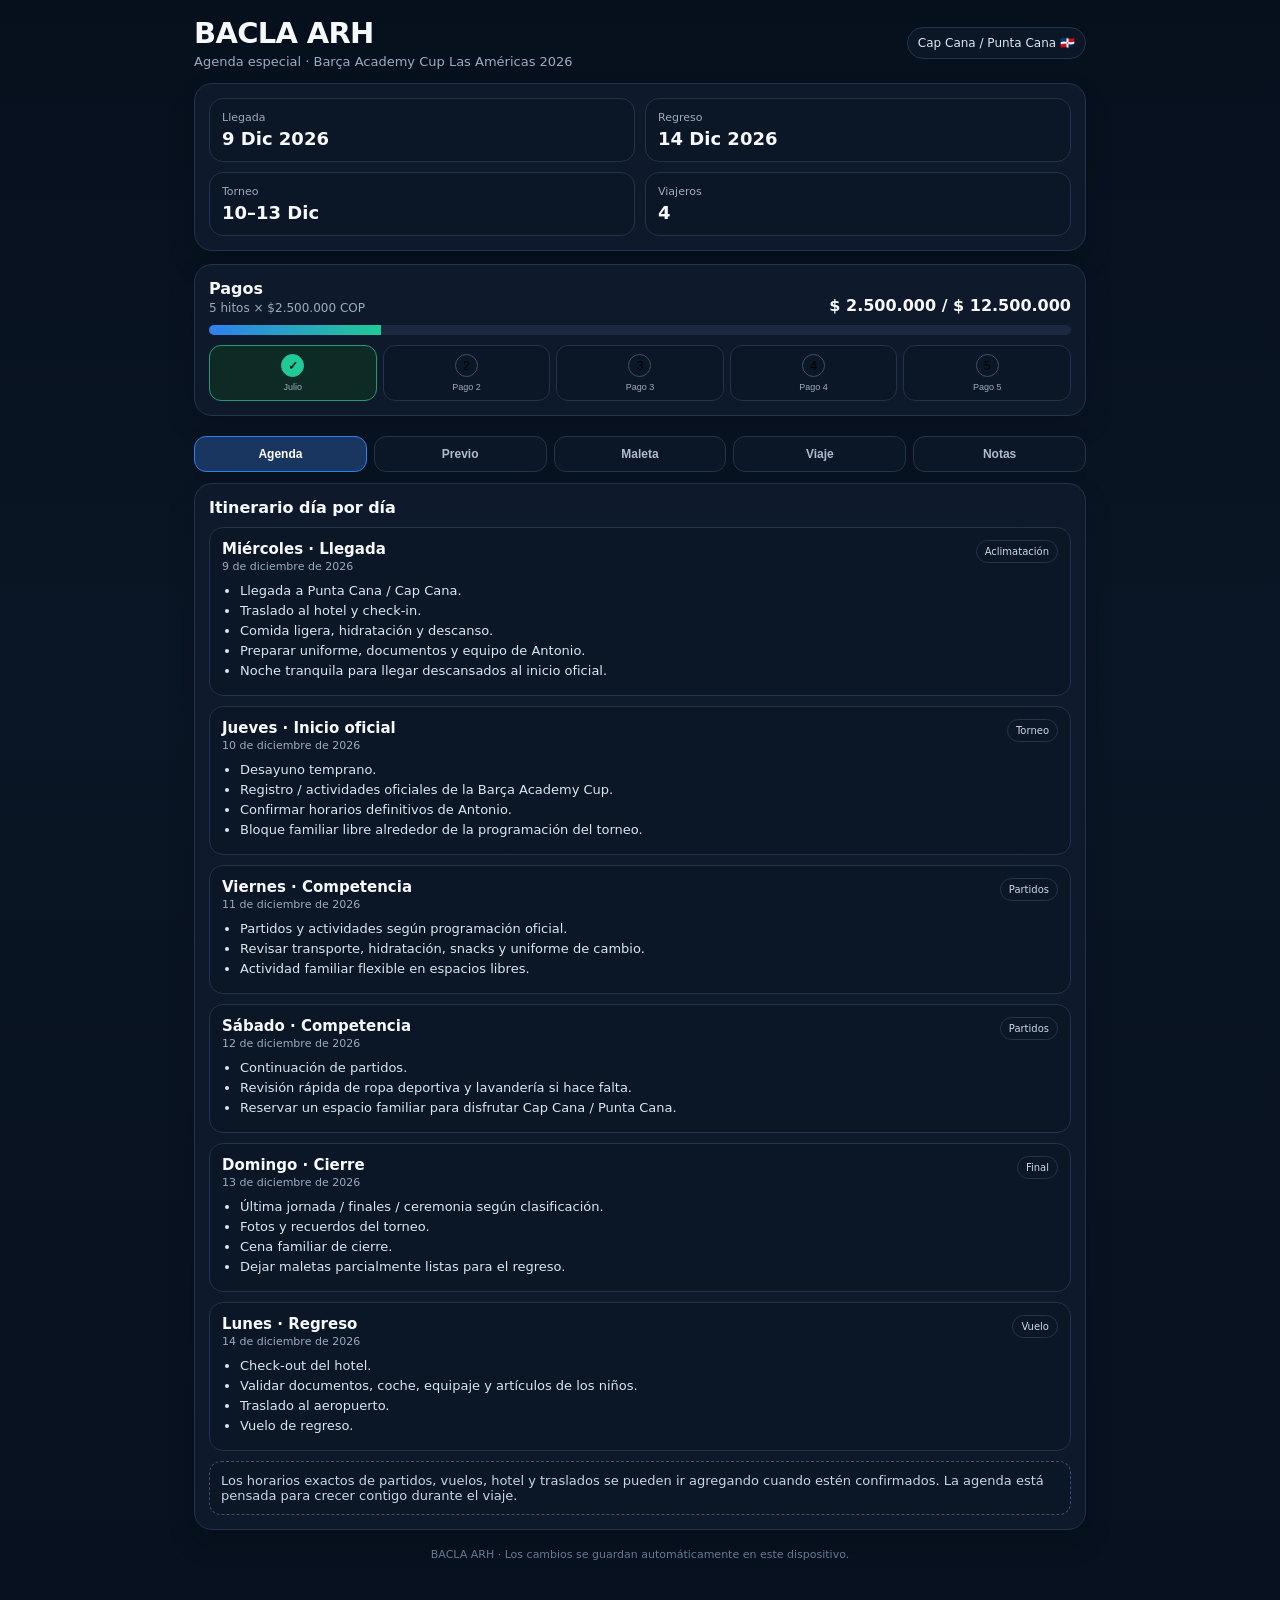
<file: index-1.html>
<!doctype html>
<html lang="es">
<head>
<meta charset="utf-8">
<meta name="viewport" content="width=device-width,initial-scale=1,viewport-fit=cover">
<meta name="theme-color" content="#0b1220">
<title>BACLA ARH</title>
<style>
:root{
  --bg:#07111f; --card:#0f1b2d; --card2:#0b1626; --text:#f7f9fc; --muted:#9aabc1;
  --line:#23334c; --accent:#2f80ed; --ok:#20c997; --warn:#f3c969; --danger:#ff6b76;
}
*{box-sizing:border-box}
body{margin:0;background:linear-gradient(180deg,#06101d,#0a1525 40%,#07111f);color:var(--text);font-family:Inter,system-ui,-apple-system,Segoe UI,Roboto,Arial,sans-serif;min-height:100vh}
.app{max-width:920px;margin:auto;padding:16px 14px 42px}
.hero{display:flex;justify-content:space-between;gap:12px;align-items:center;margin-bottom:14px}
.title{font-size:29px;font-weight:900;letter-spacing:-.7px}
.subtitle{font-size:13px;color:var(--muted);margin-top:4px}
.badge{padding:8px 10px;border:1px solid var(--line);border-radius:999px;background:#0b1626;font-size:12px;color:#dce6f4}
.card{background:rgba(15,27,45,.95);border:1px solid var(--line);border-radius:18px;padding:14px;margin-bottom:13px;box-shadow:0 14px 28px rgba(0,0,0,.15)}
.card h2{font-size:16px;margin:0 0 10px}
.grid2{display:grid;grid-template-columns:1fr 1fr;gap:10px}
.kpi{background:#0b1626;border:1px solid var(--line);border-radius:14px;padding:12px}
.kpi .l{font-size:11px;color:var(--muted)}
.kpi .v{font-size:18px;font-weight:800;margin-top:4px}
.tabs{display:flex;gap:7px;position:sticky;top:0;z-index:8;padding:7px 0 11px;background:linear-gradient(180deg,#07111f 75%,rgba(7,17,31,0))}
.tab{flex:1;border:1px solid var(--line);background:#0b1626;color:#aebbd0;padding:10px 7px;border-radius:12px;font-weight:800;font-size:12px;cursor:pointer}
.tab.active{background:#18365f;color:#fff;border-color:#2f80ed}
.pane{display:none}.pane.active{display:block}
.progress{height:10px;border-radius:999px;background:#1a2940;overflow:hidden;margin:10px 0}
.progress>div{height:100%;background:linear-gradient(90deg,#2f80ed,#20c997);width:20%}
.milestones{display:grid;grid-template-columns:repeat(5,1fr);gap:6px}
.milestone{border:1px solid var(--line);background:#0b1626;border-radius:12px;padding:8px 4px;text-align:center;cursor:pointer}
.milestone.done{border-color:#239b71;background:#0d2a25}
.circle{width:23px;height:23px;border-radius:50%;display:grid;place-items:center;border:1px solid #415069;margin:auto;font-size:12px}
.milestone.done .circle{background:var(--ok);border-color:var(--ok);color:#062217;font-weight:900}
.milestone small{display:block;font-size:9px;color:var(--muted);margin-top:5px}
.timeline{display:flex;flex-direction:column;gap:10px}
.day{border:1px solid var(--line);background:#0b1626;border-radius:14px;padding:12px}
.dayhead{display:flex;justify-content:space-between;gap:10px;align-items:start}
.daytitle{font-weight:900;font-size:15px}
.daydate{font-size:11px;color:var(--muted);margin-top:2px}
.tag{font-size:10px;padding:5px 8px;border-radius:999px;border:1px solid var(--line);color:#cbd8e8}
.day ul{margin:10px 0 0 18px;padding:0}
.day li{margin:5px 0;color:#dce5f0;font-size:13px}
.subtabs{display:flex;gap:7px;overflow:auto;margin-bottom:10px}
.subtab,.person-btn{white-space:nowrap;border:1px solid var(--line);background:#0b1626;color:#aebbd0;border-radius:999px;padding:8px 12px;cursor:pointer}
.subtab.active,.person-btn.active{background:#213958;color:#fff;border-color:#456b94}
.section{display:none}.section.active{display:block}
.list{display:flex;flex-direction:column;gap:8px}
.item{display:flex;align-items:center;gap:8px;background:#0b1626;border:1px solid var(--line);border-radius:12px;padding:9px 10px}
.item.done .txt{text-decoration:line-through;color:#718099}
.item input[type=checkbox]{width:20px;height:20px;accent-color:var(--ok)}
.item .txt{flex:1;border:none;outline:none;background:transparent;color:#fff;font-size:14px;min-width:0}
.delete{border:none;background:transparent;color:#8292a9;font-size:18px;padding:2px 5px}
.addrow{display:flex;gap:8px;margin-top:9px}
.addrow input{flex:1;background:#091423;border:1px solid var(--line);color:#fff;padding:11px;border-radius:11px;outline:none}
.addrow button,.primary{border:none;background:var(--accent);color:white;border-radius:11px;padding:10px 13px;font-weight:800}
.small{font-size:12px;color:var(--muted)}
.person-grid{display:grid;grid-template-columns:repeat(2,1fr);gap:8px}
.note{background:#0b1626;border:1px dashed #3d526f;border-radius:12px;padding:11px;color:#c7d4e6;font-size:13px}
textarea{width:100%;min-height:120px;background:#091423;border:1px solid var(--line);border-radius:12px;color:#fff;padding:11px;outline:none;resize:vertical}
.info-row{display:flex;justify-content:space-between;gap:12px;padding:9px 0;border-bottom:1px solid rgba(35,51,76,.6);font-size:13px}
.info-row:last-child{border-bottom:none}
.info-row span:first-child{color:var(--muted)}
.footer{text-align:center;color:#667892;font-size:11px;margin-top:18px}
@media(max-width:560px){.title{font-size:24px}.grid2{grid-template-columns:1fr 1fr}.tab{font-size:11px;padding:10px 4px}}
</style>
</head>
<body>
<div class="app">
  <div class="hero">
    <div>
      <div class="title">BACLA ARH</div>
      <div class="subtitle">Agenda especial · Barça Academy Cup Las Américas 2026</div>
    </div>
    <div class="badge">Cap Cana / Punta Cana 🇩🇴</div>
  </div>

  <div class="card">
    <div class="grid2">
      <div class="kpi"><div class="l">Llegada</div><div class="v">9 Dic 2026</div></div>
      <div class="kpi"><div class="l">Regreso</div><div class="v">14 Dic 2026</div></div>
      <div class="kpi"><div class="l">Torneo</div><div class="v">10–13 Dic</div></div>
      <div class="kpi"><div class="l">Viajeros</div><div class="v">4</div></div>
    </div>
  </div>

  <div class="card">
    <div style="display:flex;justify-content:space-between;align-items:end;gap:10px">
      <div><h2 style="margin-bottom:3px">Pagos</h2><div class="small">5 hitos × $2.500.000 COP</div></div>
      <strong id="paySummary">$2.500.000 / $12.500.000</strong>
    </div>
    <div class="progress"><div id="progressBar"></div></div>
    <div class="milestones" id="milestones"></div>
  </div>

  <div class="tabs">
    <button class="tab active" data-pane="agenda">Agenda</button>
    <button class="tab" data-pane="previo">Previo</button>
    <button class="tab" data-pane="maleta">Maleta</button>
    <button class="tab" data-pane="viaje">Viaje</button>
    <button class="tab" data-pane="notas">Notas</button>
  </div>

  <div id="agenda" class="pane active">
    <div class="card">
      <h2>Itinerario día por día</h2>
      <div class="timeline">
        <div class="day">
          <div class="dayhead"><div><div class="daytitle">Miércoles · Llegada</div><div class="daydate">9 de diciembre de 2026</div></div><span class="tag">Aclimatación</span></div>
          <ul>
            <li>Llegada a Punta Cana / Cap Cana.</li>
            <li>Traslado al hotel y check-in.</li>
            <li>Comida ligera, hidratación y descanso.</li>
            <li>Preparar uniforme, documentos y equipo de Antonio.</li>
            <li>Noche tranquila para llegar descansados al inicio oficial.</li>
          </ul>
        </div>
        <div class="day">
          <div class="dayhead"><div><div class="daytitle">Jueves · Inicio oficial</div><div class="daydate">10 de diciembre de 2026</div></div><span class="tag">Torneo</span></div>
          <ul>
            <li>Desayuno temprano.</li>
            <li>Registro / actividades oficiales de la Barça Academy Cup.</li>
            <li>Confirmar horarios definitivos de Antonio.</li>
            <li>Bloque familiar libre alrededor de la programación del torneo.</li>
          </ul>
        </div>
        <div class="day">
          <div class="dayhead"><div><div class="daytitle">Viernes · Competencia</div><div class="daydate">11 de diciembre de 2026</div></div><span class="tag">Partidos</span></div>
          <ul>
            <li>Partidos y actividades según programación oficial.</li>
            <li>Revisar transporte, hidratación, snacks y uniforme de cambio.</li>
            <li>Actividad familiar flexible en espacios libres.</li>
          </ul>
        </div>
        <div class="day">
          <div class="dayhead"><div><div class="daytitle">Sábado · Competencia</div><div class="daydate">12 de diciembre de 2026</div></div><span class="tag">Partidos</span></div>
          <ul>
            <li>Continuación de partidos.</li>
            <li>Revisión rápida de ropa deportiva y lavandería si hace falta.</li>
            <li>Reservar un espacio familiar para disfrutar Cap Cana / Punta Cana.</li>
          </ul>
        </div>
        <div class="day">
          <div class="dayhead"><div><div class="daytitle">Domingo · Cierre</div><div class="daydate">13 de diciembre de 2026</div></div><span class="tag">Final</span></div>
          <ul>
            <li>Última jornada / finales / ceremonia según clasificación.</li>
            <li>Fotos y recuerdos del torneo.</li>
            <li>Cena familiar de cierre.</li>
            <li>Dejar maletas parcialmente listas para el regreso.</li>
          </ul>
        </div>
        <div class="day">
          <div class="dayhead"><div><div class="daytitle">Lunes · Regreso</div><div class="daydate">14 de diciembre de 2026</div></div><span class="tag">Vuelo</span></div>
          <ul>
            <li>Check-out del hotel.</li>
            <li>Validar documentos, coche, equipaje y artículos de los niños.</li>
            <li>Traslado al aeropuerto.</li>
            <li>Vuelo de regreso.</li>
          </ul>
        </div>
      </div>
      <div class="note" style="margin-top:10px">Los horarios exactos de partidos, vuelos, hotel y traslados se pueden ir agregando cuando estén confirmados. La agenda está pensada para crecer contigo durante el viaje.</div>
    </div>
  </div>

  <div id="previo" class="pane">
    <div class="card">
      <div class="subtabs">
        <button class="subtab active" data-section="familia">Familia</button>
        <button class="subtab" data-section="salomon">Salomón</button>
        <button class="subtab" data-section="antonio">Antonio</button>
      </div>
      <div id="familia" class="section active">
        <h2>Previo · Familia</h2><div class="list" data-list="previo_familia"></div>
        <div class="addrow"><input placeholder="Agregar pendiente..." data-input="previo_familia"><button data-add="previo_familia">+</button></div>
      </div>
      <div id="salomon" class="section">
        <h2>Previo · Salomón</h2><div class="list" data-list="previo_salomon"></div>
        <div class="addrow"><input placeholder="Agregar pendiente..." data-input="previo_salomon"><button data-add="previo_salomon">+</button></div>
      </div>
      <div id="antonio" class="section">
        <h2>Previo · Antonio</h2><div class="list" data-list="previo_antonio"></div>
        <div class="addrow"><input placeholder="Agregar pendiente..." data-input="previo_antonio"><button data-add="previo_antonio">+</button></div>
      </div>
    </div>
  </div>

  <div id="maleta" class="pane">
    <div class="card">
      <h2>Maleta por integrante</h2>
      <div class="person-grid">
        <button class="person-btn active" data-person="john">John</button>
        <button class="person-btn" data-person="ani">Ani</button>
        <button class="person-btn" data-person="salomon">Salomón</button>
        <button class="person-btn" data-person="antonio">Antonio</button>
      </div>
    </div>
    <div class="card" id="packingCard">
      <h2 id="packingTitle">Maleta · John</h2>
      <div class="list" data-list="maleta_john"></div>
      <div class="addrow"><input placeholder="Agregar artículo..." data-input="maleta_john"><button data-add="maleta_john">+</button></div>
    </div>
  </div>

  <div id="viaje" class="pane">
    <div class="card">
      <h2>Ficha rápida del viaje</h2>
      <div class="info-row"><span>Destino</span><strong>Cap Cana / Punta Cana</strong></div>
      <div class="info-row"><span>País</span><strong>República Dominicana</strong></div>
      <div class="info-row"><span>Llegada</span><strong>9 Dic 2026</strong></div>
      <div class="info-row"><span>Torneo</span><strong>10–13 Dic 2026</strong></div>
      <div class="info-row"><span>Regreso</span><strong>14 Dic 2026</strong></div>
      <div class="info-row"><span>Viajeros</span><strong>John · Ani · Salomón · Antonio</strong></div>
    </div>
    <div class="card">
      <h2>Reservas y datos por completar</h2>
      <div class="list" data-list="reservas"></div>
      <div class="addrow"><input placeholder="Agregar reserva / dato..." data-input="reservas"><button data-add="reservas">+</button></div>
    </div>
    <div class="card">
      <h2>Gastos del viaje</h2>
      <div class="list" data-list="gastos"></div>
      <div class="addrow"><input placeholder="Ej. Taxi aeropuerto - $..." data-input="gastos"><button data-add="gastos">+</button></div>
      <div class="small" style="margin-top:8px">Puedes usar esta sección como registro rápido de gastos; el texto queda guardado en el dispositivo.</div>
    </div>
  </div>

  <div id="notas" class="pane">
    <div class="card">
      <h2>Notas del viaje</h2>
      <textarea id="notes" placeholder="Horarios, restaurantes, cambios de última hora, recomendaciones, contactos, etc."></textarea>
      <div class="small" style="margin-top:8px">Se guarda automáticamente.</div>
    </div>
    <div class="card">
      <h2>Ideas útiles para esta agenda</h2>
      <div class="note">Usa esta pestaña para guardar números de reserva, dirección del hotel, contacto de la academia, recomendaciones de restaurantes, cambios de horario y cualquier dato que quieras tener a mano sin buscar en WhatsApp o correo.</div>
    </div>
  </div>

  <div class="footer">BACLA ARH · Los cambios se guardan automáticamente en este dispositivo.</div>
</div>

<script>
const defaults={
payments:[true,false,false,false,false],
previo_familia:[
 {t:"Verificar pasaportes y vigencia",d:false},
 {t:"Confirmar vuelos de ida y regreso",d:false},
 {t:"Confirmar hotel / alojamiento",d:false},
 {t:"Seguro de viaje",d:false},
 {t:"Traslados aeropuerto ↔ hotel",d:false},
 {t:"Guardar reservas y documentos offline",d:false},
 {t:"Revisar requisitos de entrada a República Dominicana",d:false},
 {t:"Tarjetas / efectivo / método de pago",d:false}
],
previo_salomon:[
 {t:"Verificar documentos de Salomón",d:false},
 {t:"Confirmar coche YOYO",d:false},
 {t:"Confirmar silla de auto",d:false},
 {t:"Medicamentos y artículos de cuidado",d:false},
 {t:"Snacks y entretenimiento para el vuelo",d:false},
 {t:"Ropa extra para traslados",d:false}
],
previo_antonio:[
 {t:"Documentación de participación en la Barça Academy Cup",d:false},
 {t:"Confirmar cronograma oficial del torneo",d:false},
 {t:"Uniformes completos",d:false},
 {t:"Guayos y tenis",d:false},
 {t:"Canilleras y botella de agua",d:false},
 {t:"Llegar un día antes para aclimatación",d:false},
 {t:"Revisar alimentación e hidratación para días de partido",d:false}
],
maleta_john:[
 {t:"Pasaporte / documentos",d:false},{t:"Ropa casual",d:false},{t:"Ropa interior",d:false},
 {t:"Zapatos / tenis",d:false},{t:"Cargadores",d:false},{t:"Power bank",d:false},
 {t:"Artículos de aseo",d:false},{t:"Protector solar",d:false}
],
maleta_ani:[
 {t:"Pasaporte / documentos",d:false},{t:"Ropa casual",d:false},{t:"Ropa interior",d:false},
 {t:"Zapatos / sandalias",d:false},{t:"Cargadores",d:false},{t:"Artículos de aseo",d:false},
 {t:"Protector solar",d:false}
],
maleta_salomon:[
 {t:"Documentos",d:false},{t:"Ropa por día + cambios extra",d:false},{t:"Pijama",d:false},
 {t:"Pañales / higiene",d:false},{t:"Coche YOYO",d:false},{t:"Silla de auto",d:false},
 {t:"Snacks / vaso / botella",d:false},{t:"Juguetes",d:false},{t:"Protector solar",d:false}
],
maleta_antonio:[
 {t:"Pasaporte / documentos",d:false},{t:"Uniforme oficial",d:false},{t:"Uniforme de entrenamiento",d:false},
 {t:"Guayos",d:false},{t:"Tenis",d:false},{t:"Medias deportivas",d:false},
 {t:"Canilleras",d:false},{t:"Botella de agua",d:false},{t:"Ropa casual",d:false},
 {t:"Protector solar",d:false}
],
reservas:[
 {t:"Número de reserva de vuelos",d:false},
 {t:"Nombre y dirección del hotel",d:false},
 {t:"Reserva de traslados",d:false},
 {t:"Contacto Barça Academy / equipo",d:false}
],
gastos:[]
};
let state=JSON.parse(localStorage.getItem("bacla_arh_state_v2")||"null")||structuredClone(defaults);
for(const k in defaults)if(!(k in state))state[k]=structuredClone(defaults[k]);
function save(){localStorage.setItem("bacla_arh_state_v2",JSON.stringify(state))}
function money(n){return new Intl.NumberFormat("es-CO",{style:"currency",currency:"COP",maximumFractionDigits:0}).format(n)}
function renderPayments(){
 const box=document.getElementById("milestones");box.innerHTML="";
 state.payments.forEach((done,i)=>{
  const b=document.createElement("button");b.className="milestone"+(done?" done":"");
  b.innerHTML=`<div class="circle">${done?"✓":i+1}</div><small>${i===0?"Julio":"Pago "+(i+1)}</small>`;
  b.onclick=()=>{state.payments[i]=!state.payments[i];save();renderPayments()};box.appendChild(b)
 });
 const n=state.payments.filter(Boolean).length;
 document.getElementById("progressBar").style.width=(n/5*100)+"%";
 document.getElementById("paySummary").textContent=`${money(n*2500000)} / ${money(12500000)}`
}
function renderList(key){
 const el=document.querySelector(`[data-list="${key}"]`);if(!el)return;el.innerHTML="";
 (state[key]||[]).forEach((it,i)=>{
  const row=document.createElement("div");row.className="item"+(it.d?" done":"");
  const c=document.createElement("input");c.type="checkbox";c.checked=it.d;c.onchange=()=>{it.d=c.checked;save();renderList(key)};
  const t=document.createElement("input");t.className="txt";t.value=it.t;t.oninput=()=>{it.t=t.value;save()};
  const d=document.createElement("button");d.className="delete";d.textContent="×";d.onclick=()=>{state[key].splice(i,1);save();renderList(key)};
  row.append(c,t,d);el.appendChild(row)
 })
}
function renderAll(){renderPayments();Object.keys(state).filter(k=>k!=="payments").forEach(renderList)}
renderAll();
document.querySelectorAll("[data-add]").forEach(btn=>{
 btn.onclick=()=>{const k=btn.dataset.add,inp=document.querySelector(`[data-input="${k}"]`),t=inp.value.trim();if(!t)return;state[k].push({t,d:false});inp.value="";save();renderList(k)}
});
document.querySelectorAll("[data-input]").forEach(inp=>inp.addEventListener("keydown",e=>{if(e.key==="Enter")document.querySelector(`[data-add="${inp.dataset.input}"]`).click()}));
document.querySelectorAll(".tab").forEach(btn=>btn.onclick=()=>{
 document.querySelectorAll(".tab").forEach(x=>x.classList.remove("active"));document.querySelectorAll(".pane").forEach(x=>x.classList.remove("active"));
 btn.classList.add("active");document.getElementById(btn.dataset.pane).classList.add("active")
});
document.querySelectorAll(".subtab").forEach(btn=>btn.onclick=()=>{
 document.querySelectorAll(".subtab").forEach(x=>x.classList.remove("active"));document.querySelectorAll("#previo .section").forEach(x=>x.classList.remove("active"));
 btn.classList.add("active");document.getElementById(btn.dataset.section).classList.add("active")
});
const people={john:"John",ani:"Ani",salomon:"Salomón",antonio:"Antonio"};
document.querySelectorAll(".person-btn").forEach(btn=>btn.onclick=()=>{
 document.querySelectorAll(".person-btn").forEach(x=>x.classList.remove("active"));btn.classList.add("active");
 const k="maleta_"+btn.dataset.person;document.getElementById("packingTitle").textContent="Maleta · "+people[btn.dataset.person];
 const l=document.querySelector("#packingCard .list"),inp=document.querySelector("#packingCard [data-input]"),add=document.querySelector("#packingCard [data-add]");
 l.dataset.list=k;inp.dataset.input=k;add.dataset.add=k;
 add.onclick=()=>{const t=inp.value.trim();if(!t)return;state[k].push({t,d:false});inp.value="";save();renderList(k)};
 inp.onkeydown=e=>{if(e.key==="Enter")add.click()};renderList(k)
});
const notes=document.getElementById("notes");notes.value=localStorage.getItem("bacla_arh_notes")||"";notes.oninput=()=>localStorage.setItem("bacla_arh_notes",notes.value);
</script>
</body>
</html>
</file>
